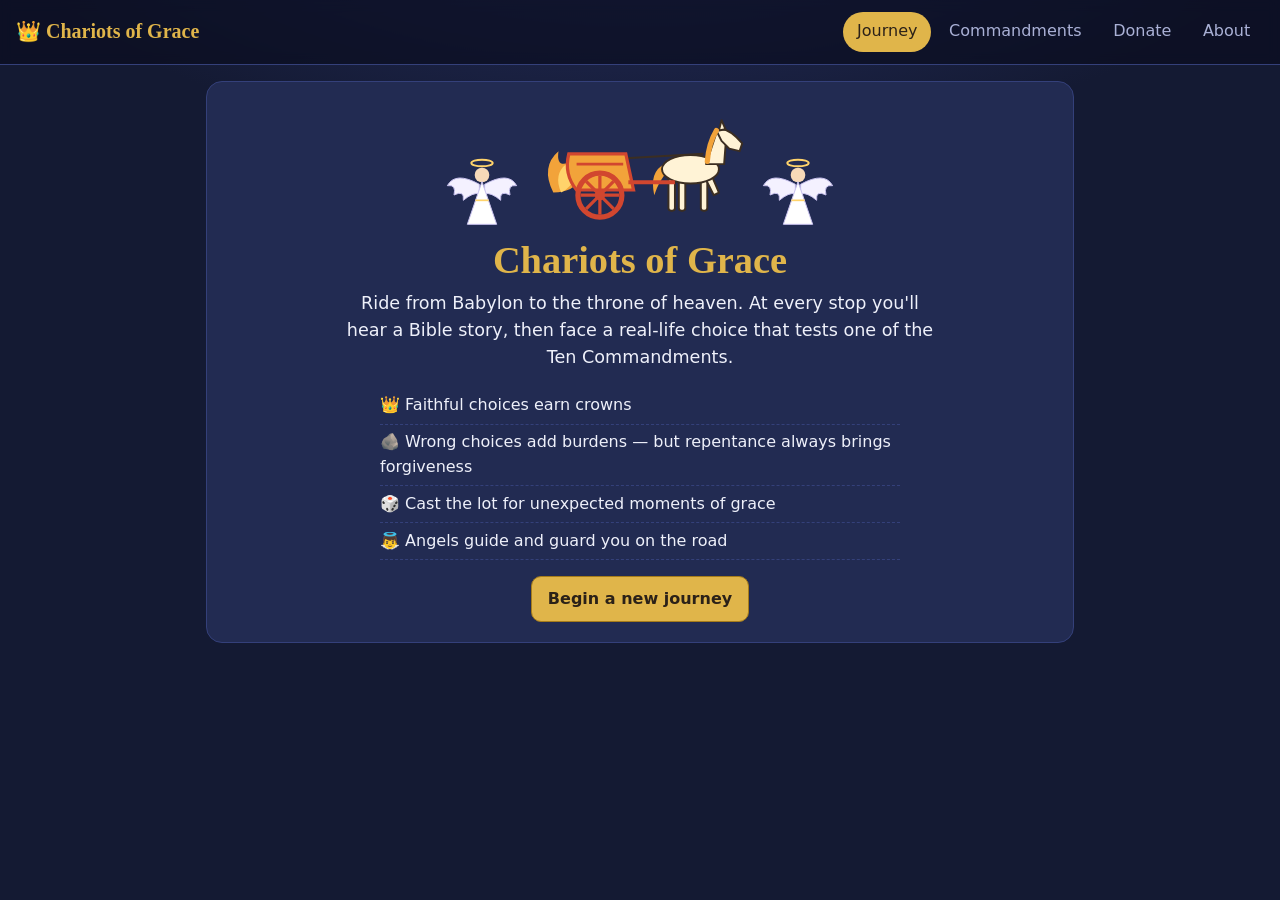
<file: index.html>
<!DOCTYPE html>
<html lang="en">
<head>
<meta charset="utf-8">
<meta name="viewport" content="width=device-width, initial-scale=1, viewport-fit=cover">
<title>Chariots of Grace — A Journey Through the Ten Commandments</title>
<meta name="theme-color" content="#141a33">
<meta name="description" content="A free Bible-stories game about the Ten Commandments, forgiveness and grace.">
<link rel="manifest" href="manifest.json">
<link rel="icon" href="icon-192.png">
<link rel="apple-touch-icon" href="apple-touch-icon.png">
<meta name="mobile-web-app-capable" content="yes">
<meta name="apple-mobile-web-app-capable" content="yes">
<meta name="apple-mobile-web-app-status-bar-style" content="black-translucent">
<meta name="apple-mobile-web-app-title" content="Chariots of Grace">
<link rel="stylesheet" href="css/style.css">
</head>
<body>
<header id="topnav">
  <div class="brand">👑 Chariots of Grace</div>
  <nav>
    <button class="nav-tab active" data-tab="play">Journey</button>
    <button class="nav-tab" data-tab="law">Commandments</button>
    <button class="nav-tab donate-only" data-tab="donate">Donate</button>
    <button class="nav-tab" data-tab="about">About</button>
    <button id="btn-install" class="install-btn" hidden>📲 Install app</button>
  </nav>
</header>

<main>
  <section id="tab-play" class="tab-panel active">
    <div id="hud" aria-label="Your stats"></div>
    <div id="stage" class="panel-block" aria-live="polite"></div>
  </section>

  <section id="tab-law" class="tab-panel">
    <div class="panel-block">
      <h2>The Ten Commandments</h2>
      <p class="hint">Exodus 20:1–17 (KJV). Your journey record appears beside each one as you play.</p>
      <ol id="law-list" class="law-list"></ol>
      <h3>The greatest commandments</h3>
      <p>Jesus summed up the whole law in two: love God with all your heart, soul and mind — and love your neighbour as yourself (Matthew 22:37–39). The first four commandments teach love for God; the last six teach love for people.</p>
    </div>
  </section>

  <section id="tab-donate" class="tab-panel donate-only">
    <div class="panel-block donate-block">
      <h2>Support Chariots of Grace 🕊️</h2>
      <p>This game is <b>free</b> for every family, Sunday school, and classroom — no ads, no accounts, and nothing to buy in the game. Everything in the game is earned by your choices, never bought. Writing new stories, hosting, and maintaining it all take real time.</p>
      <p>If the game helped someone you love think about kindness, honesty, and forgiveness, you can be a cheerful giver too:</p>
      <div class="web-only">
        <div class="donate-tiers">
          <div class="tier-card"><div class="tier-amount">$3</div><div class="tier-name">Two small coins</div></div>
          <div class="tier-card"><div class="tier-amount">$10</div><div class="tier-name">Loaves &amp; fishes</div></div>
          <div class="tier-card"><div class="tier-amount">$25</div><div class="tier-name">A double portion</div></div>
        </div>
        <div class="btn-row">
          <a class="primary btn-link" href="https://ko-fi.com/gigglebyte1010" target="_blank" rel="noopener">💛 One-time donation</a>
          <a class="btn-link" href="https://ko-fi.com/gigglebyte1010/tiers" target="_blank" rel="noopener">🔁 Become a monthly supporter</a>
        </div>
        <p class="hint">Donations are processed securely by Ko-fi — you'll leave this page briefly to complete payment.</p>
      </div>
      <div class="play-only">
        <div class="donate-tiers">
          <button class="tier-card play-tier" data-sku="donate_small"><span class="tier-amount price">$2.99</span><span class="tier-name">Two small coins</span></button>
          <button class="tier-card play-tier" data-sku="donate_medium"><span class="tier-amount price">$9.99</span><span class="tier-name">Loaves &amp; fishes</span></button>
          <button class="tier-card play-tier" data-sku="donate_large"><span class="tier-amount price">$24.99</span><span class="tier-name">A double portion</span></button>
        </div>
        <div id="play-gate" class="play-gate" hidden></div>
        <p id="play-donate-status" class="hint" aria-live="polite"></p>
        <p class="hint">Donations are one-time and processed securely by <span id="store-name">Google Play</span>. They are optional and unlock nothing.</p>
      </div>
      <p class="hint">Donating never changes your score: grace in this game, like in the Bible, can't be bought.</p>
    </div>
  </section>

  <section id="tab-about" class="tab-panel">
    <div class="panel-block">
      <h2>How to play</h2>
      <ol>
        <li><b>🛞 Travel by chariot</b> through 12 stops — one Bible story for each of the Ten Commandments, plus a story of forgiveness and a story of giving.</li>
        <li><b>📖 Read the story</b>, then face a <b>life choice</b> from today's world that tests the same commandment.</li>
        <li><b>⚖️ Choose.</b> Faithful choices earn a <b>👑 crown</b>, raise your <b>❤️ virtue</b> and <b>✝️ faith</b>, and earn <b>🪙 talents</b>.</li>
        <li><b>🪨 Wrong choices add a burden.</b> But the road home is always open: choose to <b>repent</b> like the prodigal son and your burden is lifted. Forgiving someone else lifts a burden too.</li>
        <li><b>🎲 Cast the lot for a Moment of Grace</b> after each stop — manna, ravens, angels, a double portion, or a trial. Strong faith (70+) improves your roll.</li>
        <li><b>👼 Angels</b> can show you the wise path on a hard choice, and stand guard during a trial.</li>
        <li><b>🔥 Upgrade your chariot</b> with talents, from a shepherd's cart all the way to a chariot of fire.</li>
        <li><b>🪑 Reach the throne room</b> at the end, lay down your burdens, and cast your crowns before the throne.</li>
      </ol>
      <div class="web-install">
      <h2>Install as an app</h2>
      <ul>
        <li><b>Android / Chrome / Edge:</b> tap <b>📲 Install app</b> at the top, or open the browser menu and choose <b>Install app</b> / <b>Add to Home screen</b>.</li>
        <li><b>iPhone / iPad:</b> open this page in Safari, tap the <b>Share</b> button, then <b>Add to Home Screen</b>.</li>
      </ul>
      <p class="hint">Once installed, the game opens full-screen from its own icon and keeps working offline.</p>
      </div>
      <h2>A note on grace</h2>
      <p class="hint">The dice add surprise — but in the game, as in the Bible, <b>forgiveness is never left to chance.</b> Whenever you repent, you're forgiven, every time (1 John 1:9). The "Moments of Grace" are unexpected blessings along the road, reflecting the idea that "time and chance happeneth to them all" (Ecclesiastes 9:11) while God remains in control (Proverbs 16:33).</p>
      <h2>Sources</h2>
      <p class="hint">Story summaries are written in our own words for young readers. Short quotations are from the King James Version (public domain). We encourage players to read each full passage — references are shown on every story card.</p>
      <p class="hint"><a href="privacy.html">Privacy policy</a> — this game collects no personal information.</p>
      <h2>Accessibility</h2>
      <ul>
        <li>Every interactive element is a real button, usable with Tab + Enter/Space.</li>
        <li>Story and outcome text is announced to screen readers via <code>aria-live</code>.</li>
        <li>Animations respect your system's "reduce motion" setting.</li>
      </ul>
    </div>
  </section>
</main>

<script src="js/stories.js"></script>
<script src="js/art.js"></script>
<script src="js/game.js"></script>
<script src="js/play-billing.js"></script>
</body>
</html>
</file>
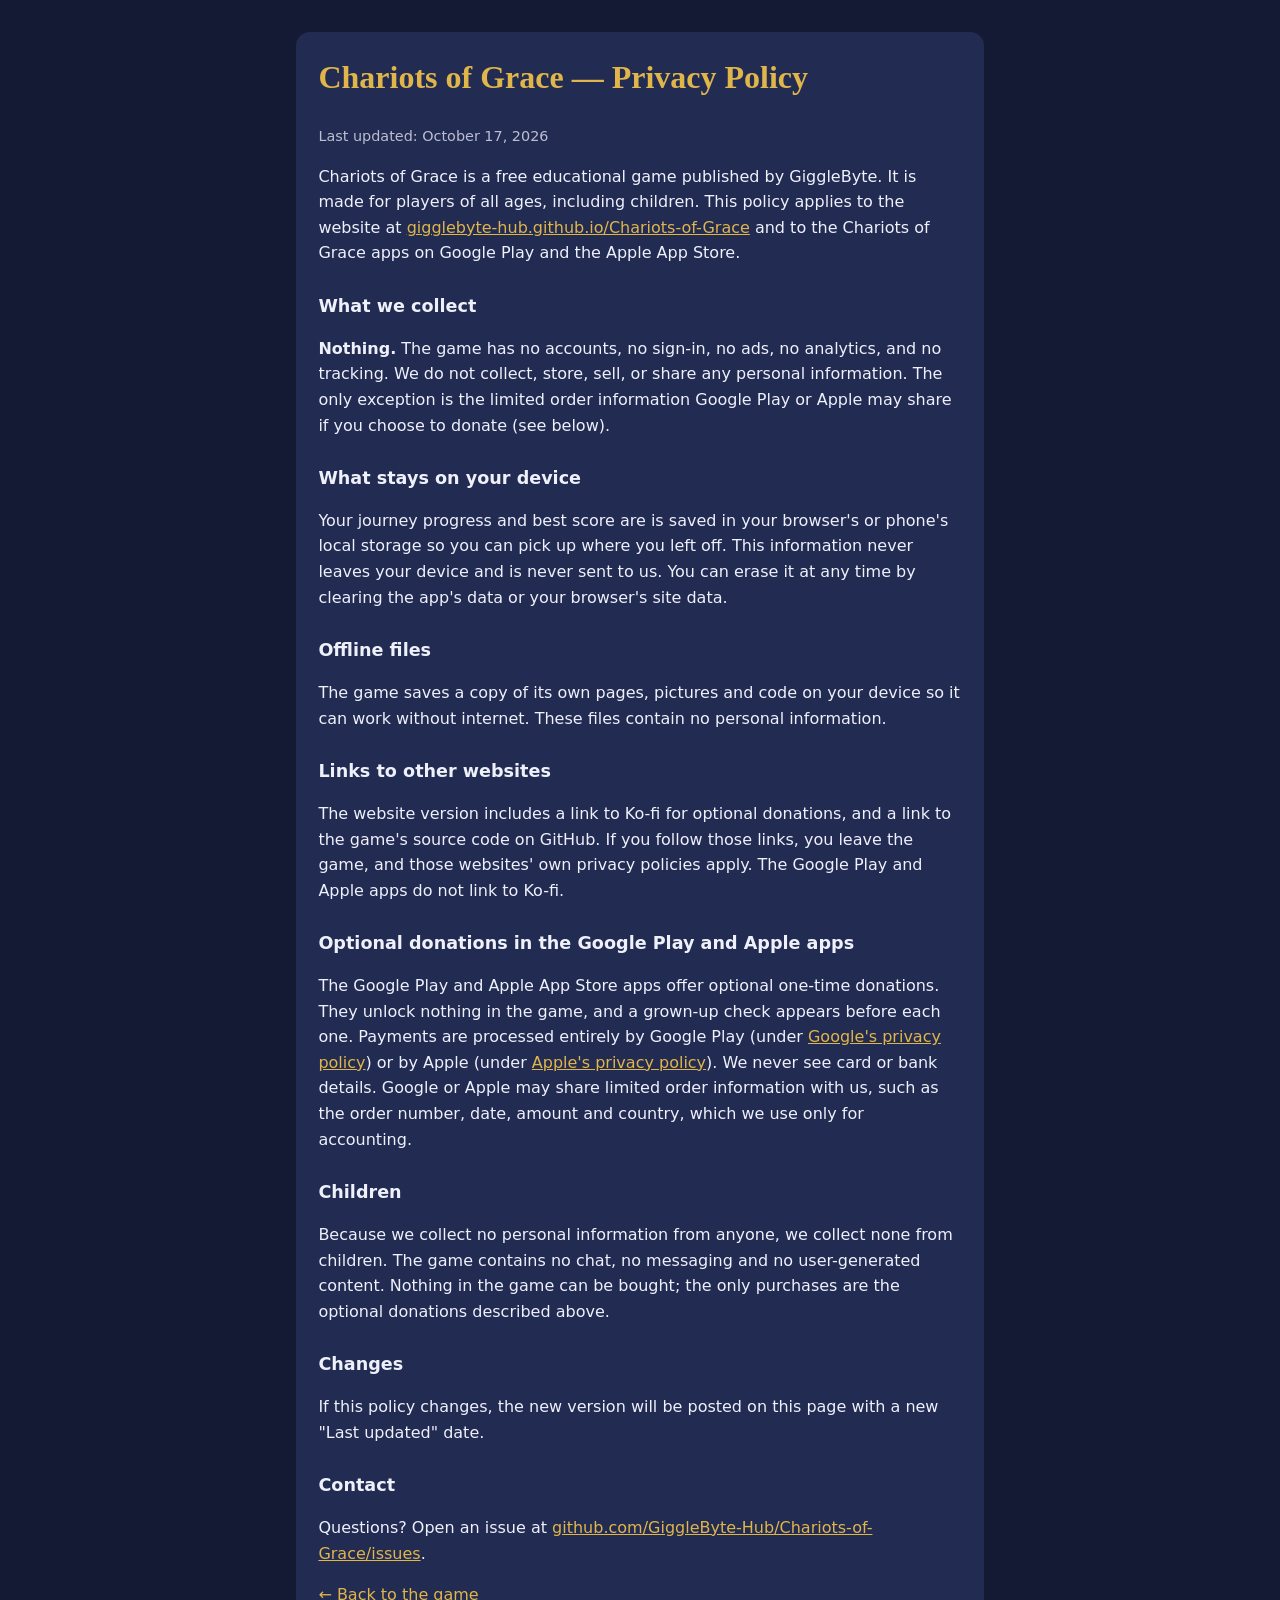
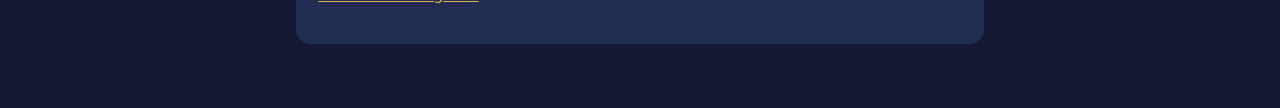
<file: privacy.html>
<!DOCTYPE html>
<html lang="en">
<head>
<meta charset="utf-8">
<meta name="viewport" content="width=device-width, initial-scale=1">
<title>Chariots of Grace — Privacy Policy</title>
<meta name="theme-color" content="#141a33">
<style>
  :root { --bg: #141a33; --text: #eef0fa; --accent: #e0b54a; --card: #222b52; }
  * { box-sizing: border-box; }
  body { margin: 0; background: var(--bg); color: var(--text); font-family: "Segoe UI", system-ui, -apple-system, sans-serif; line-height: 1.6; }
  main { max-width: 720px; margin: 0 auto; padding: 2rem 16px 4rem; }
  .card { background: var(--card); border-radius: 14px; padding: 1.25rem 1.4rem; }
  h1 { font-family: Georgia, serif; color: var(--accent); margin-top: 0; }
  h2 { font-size: 1.1rem; margin-top: 1.6rem; }
  a { color: var(--accent); }
  .updated { opacity: .75; font-size: .9rem; }
</style>
</head>
<body>
<main><div class="card">
  <h1>Chariots of Grace — Privacy Policy</h1>
  <p class="updated">Last updated: October 17, 2026</p>
  <p>Chariots of Grace is a free educational game published by GiggleByte. It is made for players of all ages, including children. This policy applies to the website at <a href="https://gigglebyte-hub.github.io/Chariots-of-Grace/">gigglebyte-hub.github.io/Chariots-of-Grace</a> and to the Chariots of Grace apps on Google Play and the Apple App Store.</p>

  <h2>What we collect</h2>
  <p><b>Nothing.</b> The game has no accounts, no sign-in, no ads, no analytics, and no tracking. We do not collect, store, sell, or share any personal information. The only exception is the limited order information Google Play or Apple may share if you choose to donate (see below).</p>

  <h2>What stays on your device</h2>
  <p>Your journey progress and best score are is saved in your browser's or phone's local storage so you can pick up where you left off. This information never leaves your device and is never sent to us. You can erase it at any time by clearing the app's data or your browser's site data.</p>

  <h2>Offline files</h2>
  <p>The game saves a copy of its own pages, pictures and code on your device so it can work without internet. These files contain no personal information.</p>

  <h2>Links to other websites</h2>
  <p>The website version includes a link to Ko-fi for optional donations, and a link to the game's source code on GitHub. If you follow those links, you leave the game, and those websites' own privacy policies apply. The Google Play and Apple apps do not link to Ko-fi.</p>

  <h2>Optional donations in the Google Play and Apple apps</h2>
  <p>The Google Play and Apple App Store apps offer optional one-time donations. They unlock nothing in the game, and a grown-up check appears before each one. Payments are processed entirely by Google Play (under <a href="https://policies.google.com/privacy">Google's privacy policy</a>) or by Apple (under <a href="https://www.apple.com/legal/privacy/">Apple's privacy policy</a>). We never see card or bank details. Google or Apple may share limited order information with us, such as the order number, date, amount and country, which we use only for accounting.</p>

  <h2>Children</h2>
  <p>Because we collect no personal information from anyone, we collect none from children. The game contains no chat, no messaging and no user-generated content. Nothing in the game can be bought; the only purchases are the optional donations described above.</p>

  <h2>Changes</h2>
  <p>If this policy changes, the new version will be posted on this page with a new "Last updated" date.</p>

  <h2>Contact</h2>
  <p>Questions? Open an issue at <a href="https://github.com/GiggleByte-Hub/Chariots-of-Grace/issues">github.com/GiggleByte-Hub/Chariots-of-Grace/issues</a>.</p>

  <p><a href="./">← Back to the game</a></p>
</div></main>
</body>
</html>
</file>
<file: css/style.css>
:root {
  --bg: #141a33;
  --bg2: #1d2547;
  --panel: #222b52;
  --line: #34407a;
  --text: #eef0fa;
  --muted: #aab1d6;
  --gold: #e0b54a;
  --gold-deep: #a67c1a;
  --parch: #f6ecd4;
  --ink: #2b2118;
  --good: #6fcf97;
  --half: #f5d76e;
  --bad: #e07a6a;
  --dove: #b9d8ff;
}
* { box-sizing: border-box; }
html, body { margin: 0; }
body {
  background: radial-gradient(1200px 600px at 50% -200px, #2c3670 0%, var(--bg) 60%) fixed, var(--bg);
  color: var(--text);
  font-family: "Segoe UI", system-ui, -apple-system, sans-serif;
  line-height: 1.55;
  min-height: 100vh;
}
a { color: var(--gold); }
h1, h2, h3 { font-family: Georgia, "Times New Roman", serif; font-weight: 600; line-height: 1.2; }
h1 { font-size: 2.4rem; margin: .4rem 0; color: var(--gold); }
h2 { font-size: 1.6rem; margin: .3rem 0 .6rem; }

#topnav {
  display: flex; justify-content: space-between; align-items: center; flex-wrap: wrap; gap: .5rem;
  padding: .75rem 1rem; background: rgba(10, 14, 32, .7); border-bottom: 1px solid var(--line);
  position: sticky; top: 0; z-index: 5; backdrop-filter: blur(6px);
}
.brand { font-family: Georgia, serif; font-size: 1.25rem; color: var(--gold); font-weight: 700; }
nav { display: flex; gap: .25rem; flex-wrap: wrap; }
.nav-tab { background: transparent; border: 1px solid transparent; color: var(--muted); padding: .4rem .8rem; border-radius: 999px; }
.nav-tab.active { color: var(--ink); background: var(--gold); }

main { max-width: 900px; margin: 0 auto; padding: 1rem 16px 4rem; }
.tab-panel { display: none; }
.tab-panel.active { display: block; }
.panel-block { background: var(--panel); border: 1px solid var(--line); border-radius: 16px; padding: 1.25rem; }

button, .btn-link {
  font: inherit; cursor: pointer; border-radius: 10px; padding: .6rem 1rem;
  background: var(--bg2); color: var(--text); border: 1px solid var(--line); text-decoration: none; display: inline-block;
}
button:hover:not(:disabled), .btn-link:hover { border-color: var(--gold); }
button:focus-visible, .btn-link:focus-visible, a:focus-visible { outline: 3px solid var(--gold); outline-offset: 2px; }
button:disabled { opacity: .45; cursor: not-allowed; }
.primary { background: var(--gold); color: var(--ink); border-color: var(--gold-deep); font-weight: 700; }
.primary:hover:not(:disabled) { background: #f0c75d; }
.btn-row { display: flex; gap: .6rem; flex-wrap: wrap; margin-top: 1rem; }
.btn-row.center { justify-content: center; }
.hint { color: var(--muted); font-size: .92rem; }
.eyebrow { font-size: .75rem; letter-spacing: 2px; text-transform: uppercase; color: var(--gold); font-weight: 700; }
.ref { color: var(--muted); font-size: .85em; white-space: nowrap; }

/* HUD */
#hud { display: grid; grid-template-columns: 2fr 2fr 1fr 1fr 1fr 1fr; gap: .5rem; margin-bottom: .75rem; }
#hud:empty { display: none; }
.stat { background: var(--panel); border: 1px solid var(--line); border-radius: 12px; padding: .45rem .7rem; display: flex; flex-direction: column; }
.stat .label { font-size: .72rem; color: var(--muted); text-transform: uppercase; letter-spacing: 1px; }
.stat .val.big { font-size: 1.3rem; font-weight: 700; }
@media (max-width: 760px) { #hud { grid-template-columns: repeat(4, 1fr); } .bar-stat { grid-column: span 2; } }
.bar { height: 10px; background: #0e1430; border-radius: 99px; overflow: hidden; margin: .3rem 0 .1rem; }
.fill { height: 100%; transition: width .5s ease; }
.fill.virtue { background: linear-gradient(90deg, #d1462f, #ff8a7a); }
.fill.faith { background: linear-gradient(90deg, var(--gold-deep), var(--gold)); }
.bar-stat .val { font-size: .85rem; font-weight: 700; }
@media (max-width: 520px) { #hud { grid-template-columns: repeat(4, 1fr); gap: .35rem; } .stat { padding: .35rem .5rem; } .stat .label { font-size: .62rem; letter-spacing: 0; } .stat .val.big { font-size: 1.1rem; } }

/* Intro */
.intro { text-align: center; }
.intro-art { display: flex; justify-content: center; align-items: flex-end; gap: .5rem; }
.intro-art .angel { width: 80px; }
.intro-art .chariot { width: 220px; max-width: 50vw; }
.lede { font-size: 1.1rem; max-width: 600px; margin: 0 auto; }
.intro-list { list-style: none; padding: 0; margin: 1rem auto; max-width: 520px; text-align: left; }
.intro-list li { padding: .35rem 0; border-bottom: 1px dashed var(--line); }

/* Map */
.map-wrap { background: linear-gradient(#26306a, #1a2150); border-radius: 12px; padding: .5rem; overflow: hidden; }
.map { width: 100%; height: auto; display: block; }
.road { fill: none; stroke: #c9a66b; stroke-width: 8; stroke-dasharray: 2 14; stroke-linecap: round; }
.node circle { fill: #2c3670; stroke: var(--line); stroke-width: 3; }
.node text { font-size: 18px; fill: var(--text); font-weight: 700; }
.node.done circle { fill: var(--gold); stroke: var(--gold-deep); }
.node.done text { fill: var(--ink); }
.node.here circle { stroke: #fff; stroke-width: 4; animation: pulse 1.6s infinite; }
@keyframes pulse { 50% { stroke-opacity: .3; } }
.next-card { margin-top: 1rem; }
.stable { display: flex; gap: 1rem; align-items: center; margin-top: 1rem; padding-top: 1rem; border-top: 1px solid var(--line); flex-wrap: wrap; }
.stable-art .chariot { width: 140px; }
.stable > div:last-child { flex: 1; min-width: 200px; }

/* Story scroll */
.scroll { background: var(--parch); color: var(--ink); border-radius: 14px; padding: 1.4rem; box-shadow: inset 0 0 40px rgba(166, 124, 26, .25); }
.scroll .eyebrow { color: var(--gold-deep); }
.scroll a { color: var(--gold-deep); }
.story-text { font-size: 1.07rem; }
.tablet { background: #d9d4c7; border: 2px solid #9e9584; border-radius: 40px 40px 8px 8px; padding: .7rem 1rem; text-align: center; font-family: Georgia, serif; font-style: italic; margin: .5rem 0 1rem; }
.tablet span { display: block; font-style: normal; font-size: .72rem; letter-spacing: 2px; text-transform: uppercase; color: #5c5446; }
blockquote { border-left: 4px solid var(--gold); margin: 1rem 0; padding: .3rem 0 .3rem .9rem; font-family: Georgia, serif; font-style: italic; }
cite { font-style: normal; font-size: .85em; opacity: .8; display: inline-block; }

/* Choices */
.prompt { font-size: 1.1rem; font-weight: 600; }
.choices { display: grid; gap: .6rem; margin-top: .8rem; }
.choice { text-align: left; padding: .9rem 1rem; background: var(--bg2); line-height: 1.4; position: relative; }
.choice.lit { border: 2px solid #fff; box-shadow: 0 0 18px rgba(255, 246, 216, .6); }
.angel-tag { display: block; font-size: .78rem; color: var(--gold); font-weight: 700; margin-bottom: .2rem; }

/* Outcomes */
.outcome { text-align: center; padding: .5rem; }
.outcome.righteous h2 { color: var(--good); }
.outcome.compromise h2 { color: var(--half); }
.outcome.sin h2, .outcome.none h2 { color: var(--bad); }
.outcome.forgiven h2 { color: var(--dove); }
.chips { display: flex; flex-wrap: wrap; gap: .4rem; justify-content: center; margin: .8rem 0; }
.chip { font-size: .85rem; padding: .25rem .6rem; border-radius: 99px; background: var(--bg2); border: 1px solid var(--line); }
.chip.up { border-color: var(--good); }
.chip.down { border-color: var(--bad); }
.grace-note { background: rgba(185, 216, 255, .1); border: 1px solid var(--dove); border-radius: 10px; padding: .6rem .8rem; }
.crown-pop .crown { width: 80px; }
.angel-pop .angel { width: 90px; }
.repent .choices .choice { font-size: 1rem; }

/* Grace roll */
.grace { text-align: center; }
.die-box { display: inline-block; margin: .5rem 0; }
.die { width: 96px; height: 96px; }
.die-box.rolling .die { transform: rotate(18deg) scale(1.05); }
.grace-card { margin-top: 1rem; background: var(--bg2); border: 1px solid var(--gold); border-radius: 14px; padding: 1rem; }
.big-icon { font-size: 2.6rem; }

/* Finale */
.ascend, .throne-room, .ending { text-align: center; }
.sky { height: 200px; position: relative; background: linear-gradient(#3b2a6a, #f2a33a33); border-radius: 14px; overflow: hidden; }
.sky .chariot { width: 200px; position: absolute; left: 50%; bottom: -20px; transform: translateX(-50%); }
.chariot.rise { animation: rise 3.5s ease-in-out infinite; }
@keyframes rise { 0% { bottom: -60px; } 60% { bottom: 110px; } 100% { bottom: 110px; } }
.throne-art .throne { width: 100%; max-width: 380px; }
.elders { display: flex; flex-wrap: wrap; justify-content: center; gap: 2px; max-width: 372px; margin: 0 auto; }
.mini-throne { width: 28px; height: 28px; }
.crown-row { display: flex; flex-wrap: wrap; justify-content: center; gap: .4rem; margin: .5rem 0; }
.crown-row .crown { width: 44px; }
.cast { display: inline-block; animation: cast .9s ease-out both; }
@keyframes cast { from { transform: translateY(80px) scale(.4); opacity: 0; } to { transform: none; opacity: 1; } }
.crown.big { width: 110px; }
.summary { display: grid; grid-template-columns: repeat(auto-fit, minmax(120px, 1fr)); gap: .5rem; margin: 1rem 0; }
.summary div { background: var(--bg2); border: 1px solid var(--line); border-radius: 12px; padding: .7rem; display: flex; flex-direction: column; }
.summary b { font-size: 1.5rem; color: var(--gold); }
.summary span { font-size: .8rem; color: var(--muted); }

/* Art animation */
.angel.float { animation: float 3s ease-in-out infinite; }
.angel.float.delay { animation-delay: 1.5s; }
@keyframes float { 50% { transform: translateY(-8px); } }
.chariot.drive .wheel { animation: spin 1.2s linear infinite; transform-origin: 0 0; }
@keyframes spin { to { transform: rotate(360deg); } }
.chariot .flames { animation: flicker .4s ease-in-out infinite alternate; transform-origin: center bottom; }
@keyframes flicker { to { opacity: .7; transform: scaleY(1.08); } }
.crown.pop { animation: pop .6s ease-out; }
@keyframes pop { from { transform: scale(0) rotate(-20deg); } to { transform: none; } }

/* Commandments tab */
.law-list { padding-left: 1.4rem; }
.law-list li { margin-bottom: .9rem; padding-bottom: .7rem; border-bottom: 1px dashed var(--line); }
.law-head { display: flex; gap: .6rem; align-items: center; flex-wrap: wrap; }
.law-text { font-family: Georgia, serif; font-style: italic; }
.law-meaning { color: var(--muted); font-size: .92rem; }
.rec { font-size: .75rem; padding: .1rem .5rem; border-radius: 99px; border: 1px solid; }
.rec.kept { color: var(--good); }
.rec.half { color: var(--half); }
.rec.forgiven { color: var(--dove); }
.rec.broke { color: var(--bad); }

/* Donate */
.donate-tiers { display: flex; gap: .75rem; flex-wrap: wrap; margin: .75rem 0; }
.tier-card { flex: 1; min-width: 120px; background: var(--bg2); border: 1px solid var(--line); border-radius: 12px; padding: .8rem; text-align: center; }
.tier-amount { font-size: 1.6rem; font-weight: 800; color: var(--gold); }
.tier-name { color: var(--muted); font-size: .9rem; }

@media (prefers-reduced-motion: reduce) {
  *, *::before, *::after { animation: none !important; transition: none !important; }
}
.outcome .btn-row, .repent .btn-row { justify-content: center; }
.install-btn { background: transparent; border: 1px solid var(--gold); color: var(--gold); padding: .4rem .8rem; border-radius: 999px; }
.install-btn[hidden] { display: none; }
/* Inside the Google Play app, Ko-fi links are hidden (Play payments policy); donations go through Google Play Billing instead. */
.play-app:not(.billing) .donate-only, .play-app .web-only { display: none !important; }
.play-only { display: none; }
.play-app.billing .play-only { display: block; }
button.tier-card { font: inherit; color: inherit; cursor: pointer; display: flex; flex-direction: column; align-items: center; gap: .2rem; }
button.tier-card:hover { border-color: var(--gold); }
.play-gate { background: var(--bg2); border: 1px solid var(--gold); border-radius: 12px; padding: .8rem 1rem; margin: .5rem 0; }
.play-gate[hidden] { display: none; }
.gate-row { display: flex; gap: .5rem; flex-wrap: wrap; }
.gate-row input { font: inherit; width: 6rem; padding: .5rem; border-radius: 10px; border: 1px solid var(--line); background: var(--bg); color: var(--text); }
/* Inside the Apple app, Ko-fi and "install" instructions are hidden; donations go through Apple in-app purchase. */
.ios-app:not(.billing) .donate-only, .ios-app .web-only, .ios-app .web-install, .play-app .web-install { display: none !important; }
.ios-app.billing .play-only { display: block; }
</file>
